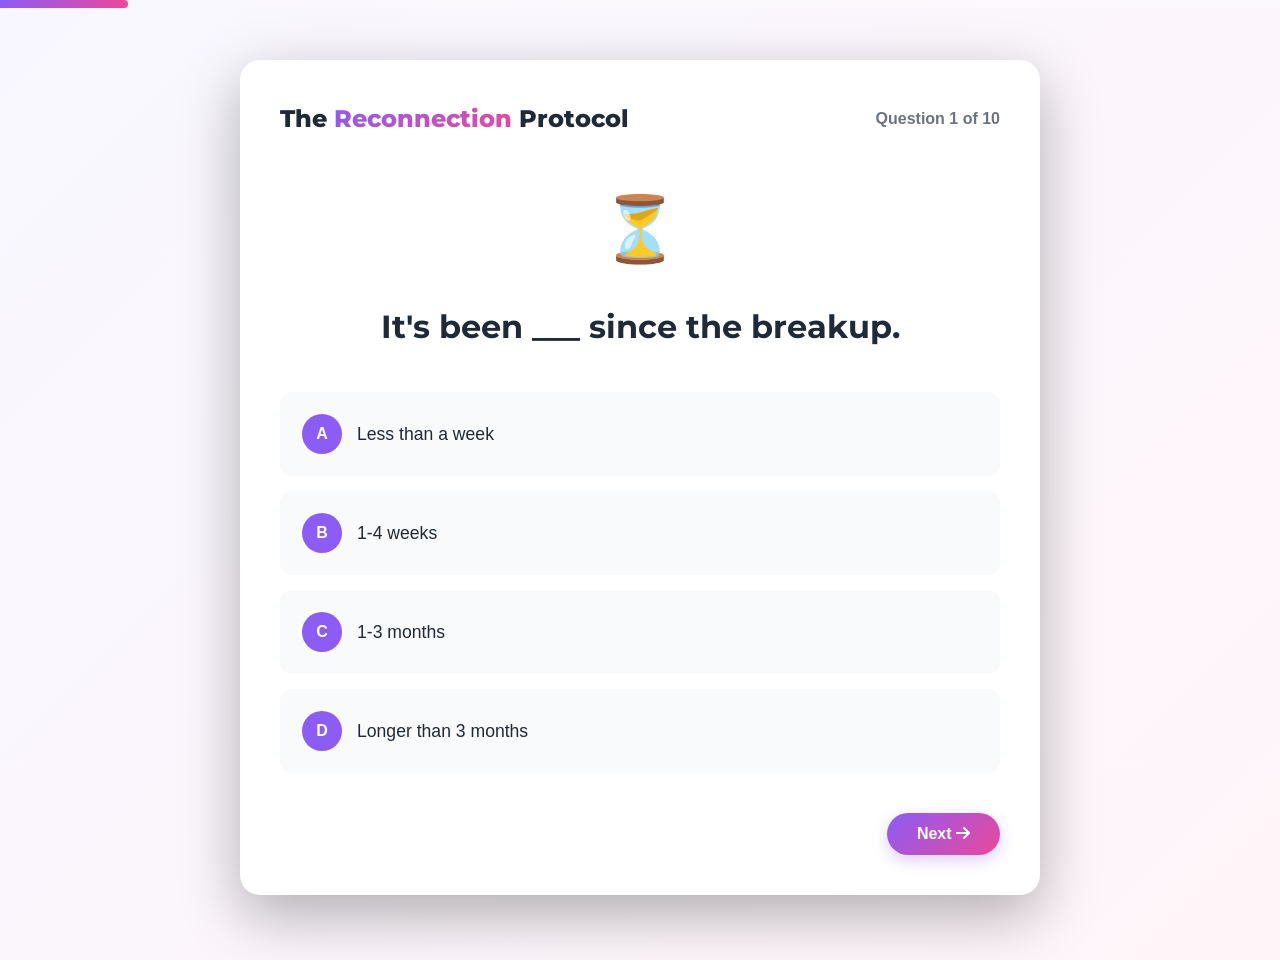
<file: quiz.html>
<!DOCTYPE html>
<html lang="en">
<head>
    <meta charset="UTF-8">
    <meta name="viewport" content="width=device-width, initial-scale=1.0">
    <meta name="description" content="Take your breakup recovery assessment. 2-minute quiz reveals your personality type and personalized strategy.">
    <meta name="theme-color" content="#7C3AED">
    
    <!-- Open Graph Meta Tags -->
    <meta property="og:type" content="website">
    <meta property="og:title" content="Take the Breakup Recovery Quiz">
    <meta property="og:description" content="Discover why she left and how to get her back. Personalized assessment based on proven psychology.">
    <meta property="og:image" content="https://heartbreakquiz.com/og-image.jpg">
    
    <!-- Twitter Card -->
    <meta name="twitter:card" content="summary_large_image">
    <meta name="twitter:title" content="Take the Breakup Recovery Quiz">
    <meta name="twitter:description" content="2-minute assessment reveals your breakup personality and winning strategy">
    
    <title>Quiz - Get Her Back Assessment</title>
    <link rel="icon" type="image/svg+xml" href="data:image/svg+xml,<svg xmlns='http://www.w3.org/2000/svg' viewBox='0 0 100 100'><rect fill='%237C3AED' width='100' height='100'/><text x='50' y='65' font-size='60' font-weight='bold' fill='white' text-anchor='middle'>❤️</text></svg>">
    <link rel="stylesheet" href="style.css">
    <link href="https://fonts.googleapis.com/css2?family=Montserrat:wght@400;600;700;800&display=swap" rel="stylesheet">
    <link rel="stylesheet" href="https://cdnjs.cloudflare.com/ajax/libs/font-awesome/6.0.0/css/all.min.css">
</head>
<body>

    <!-- Progress Bar -->
    <div class="progress-container">
        <div class="progress-bar" id="progressBar" style="width: 0%"></div>
    </div>

    <!-- Quiz Container -->
    <div class="quiz-container">
        <!-- Header with Logo/Brand -->
        <div class="quiz-header">
            <div class="logo">The <span>Reconnection</span> Protocol</div>
            <div class="question-counter" id="questionCounter">Question 1 of 10</div>
        </div>

        <!-- Question Box -->
        <div class="question-box" id="questionBox">
            <!-- Questions will be injected by JavaScript -->
        </div>

        <!-- Options Container -->
        <div class="options-container" id="optionsContainer">
            <!-- Options will be injected by JavaScript -->
        </div>

        <!-- Navigation Buttons -->
        <div class="nav-buttons">
            <button class="nav-btn prev-btn" id="prevBtn" onclick="prevQuestion()" style="visibility: hidden;">
                <i class="fas fa-arrow-left"></i> Previous
            </button>
            <button class="nav-btn next-btn" id="nextBtn" onclick="nextQuestion()">
                Next <i class="fas fa-arrow-right"></i>
            </button>
        </div>
    </div>

    <!-- Loading Overlay (Shows when calculating results) -->
    <div id="loadingOverlay" class="loading-overlay">
        <div class="loader"></div>
        <p>Analyzing your responses...</p>
        <p class="loading-sub">Preparing your personalized profile</p>
    </div>

    <script src="script.js"></script>
</body>
</html>
</file>
<file: style.css>
:root {
    --primary: #8B5CF6;      /* Trust-building purple */
    --primary-dark: #7C3AED;
    --secondary: #EC4899;     /* Emotional pink */
    --dark: #1F2937;
    --gray: #6B7280;
    --light: #F9FAFB;
    --success: #10B981;
    --warning: #F59E0B;
    --danger: #EF4444;
}

* {
    margin: 0;
    padding: 0;
    box-sizing: border-box;
}

body {
    font-family: 'Open Sans', sans-serif;
    /* background: linear-gradient(135deg, #667eea 0%, #764ba2 100%); */
    /* min-height: 100vh; */
    color: var(--dark);
    line-height: 1.6;
    margin: 0;
    padding: 0;
}

* {
    margin: 0;
    padding: 0;
    box-sizing: border-box;
}

/* Landing Page Styles */
/* .landing-container {
    max-width: 800px;
    margin: 0 auto;
    padding: 40px 20px;
    text-align: center;
    background: white;
    border-radius: 20px;
    box-shadow: 0 20px 60px rgba(0,0,0,0.3);
    position: absolute;
    top: 50%;
    left: 50%;
    transform: translate(-50%, -50%);
    width: 90%;
} */

.trust-badge {
    background: var(--light);
    color: var(--primary);
    padding: 10px 20px;
    border-radius: 50px;
    display: inline-block;
    margin-bottom: 30px;
    font-weight: 600;
    font-size: 0.9rem;
    border: 1px solid rgba(139, 92, 246, 0.2);
}

.main-headline {
    font-family: 'Montserrat', sans-serif;
    font-size: 2.5rem;
    font-weight: 800;
    line-height: 1.2;
    margin-bottom: 20px;
    color: var(--dark);
}

.highlight {
    color: var(--primary);
    position: relative;
    display: inline-block;
}

.highlight::after {
    content: '';
    position: absolute;
    bottom: -5px;
    left: 0;
    width: 100%;
    height: 4px;
    background: linear-gradient(90deg, var(--primary), var(--secondary));
    border-radius: 2px;
}

.subheadline {
    font-size: 1.2rem;
    color: var(--gray);
    margin-bottom: 40px;
    max-width: 600px;
    margin-left: auto;
    margin-right: auto;
}

.social-proof {
    display: flex;
    align-items: center;
    justify-content: center;
    gap: 20px;
    margin-bottom: 30px;
}

.avatars {
    display: flex;
    align-items: center;
}

.avatar {
    width: 40px;
    height: 40px;
    border-radius: 50%;
    background: var(--light);
    border: 3px solid white;
    margin-left: -10px;
    overflow: hidden;
    display: flex;
    align-items: center;
    justify-content: center;
    font-weight: bold;
    color: var(--primary);
}

.avatar:first-child {
    margin-left: 0;
}

.avatar img {
    width: 100%;
    height: 100%;
    object-fit: cover;
}

.proof-text {
    font-weight: 600;
}

.cta-button {
    display: inline-block;
    background: linear-gradient(135deg, var(--primary), var(--secondary));
    color: white;
    font-size: 1.3rem;
    font-weight: 700;
    padding: 20px 50px;
    border-radius: 50px;
    text-decoration: none;
    margin: 30px 0;
    box-shadow: 0 10px 30px rgba(139, 92, 246, 0.4);
    transition: transform 0.3s, box-shadow 0.3s;
}

.cta-button i {
    margin-left: 10px;
    transition: transform 0.3s;
}

.cta-button:hover {
    transform: translateY(-2px);
    box-shadow: 0 15px 40px rgba(139, 92, 246, 0.6);
}

.cta-button:hover i {
    transform: translateX(5px);
}

.pulse-animation {
    animation: pulse 2s infinite;
}

@keyframes pulse {
    0% { box-shadow: 0 0 0 0 rgba(139, 92, 246, 0.7); }
    70% { box-shadow: 0 0 0 20px rgba(139, 92, 246, 0); }
    100% { box-shadow: 0 0 0 0 rgba(139, 92, 246, 0); }
}

.trust-elements {
    display: flex;
    justify-content: center;
    gap: 40px;
    margin: 30px 0;
    color: var(--gray);
}

.trust-item i {
    color: var(--primary);
    margin-right: 8px;
}

.urgency-bar {
    background: linear-gradient(135deg, #FEEBC8, #FEF3C7);
    color: #92400E;
    padding: 15px;
    border-radius: 10px;
    font-weight: 600;
    display: flex;
    align-items: center;
    justify-content: center;
    gap: 10px;
}

.urgency-bar i {
    color: var(--warning);
}

/* Exit Popup */
.exit-popup {
    display: none;
    position: fixed;
    top: 0;
    left: 0;
    width: 100%;
    height: 100%;
    background: rgba(0,0,0,0.8);
    align-items: center;
    justify-content: center;
    z-index: 1000;
}

.popup-content {
    background: white;
    padding: 40px;
    border-radius: 20px;
    max-width: 400px;
    text-align: center;
    position: relative;
}

.popup-icon {
    font-size: 4rem;
    color: var(--primary);
    margin-bottom: 20px;
}

.popup-content h3 {
    font-size: 1.8rem;
    margin-bottom: 15px;
}

.popup-button {
    display: inline-block;
    background: linear-gradient(135deg, var(--primary), var(--secondary));
    color: white;
    padding: 15px 40px;
    border-radius: 50px;
    text-decoration: none;
    font-weight: 600;
    margin: 20px 0 10px;
    width: 100%;
}

.popup-close {
    background: none;
    border: none;
    color: var(--gray);
    text-decoration: underline;
    cursor: pointer;
    font-size: 0.9rem;
}

/* Quiz Styles */
.progress-container {
    width: 100%;
    height: 8px;
    background: rgba(255,255,255,0.2);
    position: fixed;
    top: 0;
    left: 0;
    z-index: 100;
}

.progress-bar {
    height: 100%;
    background: linear-gradient(90deg, var(--primary), var(--secondary));
    transition: width 0.3s ease;
    border-radius: 0 4px 4px 0;
}

.quiz-container {
    max-width: 800px;
    margin: 60px auto;
    padding: 40px;
    background: white;
    border-radius: 20px;
    box-shadow: 0 20px 60px rgba(0,0,0,0.3);
}

.quiz-header {
    display: flex;
    justify-content: space-between;
    align-items: center;
    margin-bottom: 40px;
}

.logo {
    font-size: 1.5rem;
    font-weight: 800;
    font-family: 'Montserrat', sans-serif;
}

.logo span {
    color: var(--primary);
    background: linear-gradient(135deg, var(--primary), var(--secondary));
        -webkit-background-clip: text;
        background-clip: text;
    -webkit-text-fill-color: transparent;
}

.question-counter {
    color: var(--gray);
    font-weight: 600;
}

.question-box {
    text-align: center;
    margin-bottom: 40px;
}

.question-emoji {
    font-size: 4rem;
    margin-bottom: 20px;
}

.question-text {
    font-size: 2rem;
    font-family: 'Montserrat', sans-serif;
    margin-bottom: 20px;
}

.options-container {
    display: grid;
    gap: 15px;
    margin-bottom: 40px;
}

.option-card {
    display: flex;
    align-items: center;
    padding: 20px;
    background: var(--light);
    border: 2px solid transparent;
    border-radius: 12px;
    cursor: pointer;
    transition: all 0.3s;
    position: relative;
}

.option-card:hover {
    background: white;
    border-color: var(--primary);
    transform: translateX(5px);
    box-shadow: 0 5px 15px rgba(139, 92, 246, 0.1);
}

.option-card.selected {
    background: linear-gradient(135deg, rgba(139, 92, 246, 0.1), rgba(236, 72, 153, 0.1));
    border-color: var(--primary);
}

.option-letter {
    width: 40px;
    height: 40px;
    background: var(--primary);
    color: white;
    border-radius: 50%;
    display: flex;
    align-items: center;
    justify-content: center;
    font-weight: bold;
    margin-right: 15px;
}

.option-text {
    font-size: 1.1rem;
    font-weight: 500;
    flex: 1;
}

.selected-icon {
    color: var(--primary);
    font-size: 1.5rem;
    margin-left: 15px;
}

.nav-buttons {
    display: flex;
    justify-content: space-between;
}

.nav-btn {
    padding: 12px 30px;
    border: none;
    border-radius: 50px;
    font-size: 1rem;
    font-weight: 600;
    cursor: pointer;
    transition: all 0.3s;
}

.prev-btn {
    background: var(--light);
    color: var(--gray);
}

.prev-btn:hover {
    background: #e5e7eb;
}

.next-btn {
    background: linear-gradient(135deg, var(--primary), var(--secondary));
    color: white;
    box-shadow: 0 5px 15px rgba(139, 92, 246, 0.3);
}

.next-btn:hover {
    transform: translateX(3px);
    box-shadow: 0 8px 25px rgba(139, 92, 246, 0.4);
}

.loading-overlay {
    display: none;
    position: fixed;
    top: 0;
    left: 0;
    width: 100%;
    height: 100%;
    background: rgba(255,255,255,0.95);
    flex-direction: column;
    align-items: center;
    justify-content: center;
    z-index: 1000;
}

.loader {
    border: 5px solid var(--light);
    border-top: 5px solid var(--primary);
    border-radius: 50%;
    width: 60px;
    height: 60px;
    animation: spin 1s linear infinite;
    margin-bottom: 20px;
}

@keyframes spin {
    0% { transform: rotate(0deg); }
    100% { transform: rotate(360deg); }
}

.loading-sub {
    color: var(--gray);
    font-size: 0.9rem;
    margin-top: 10px;
}

/* Results Page Styles */
.results-container {
    max-width: 900px;
    margin: 40px auto;
    padding: 40px;
    background: white;
    border-radius: 20px;
    box-shadow: 0 20px 60px rgba(0,0,0,0.3);
}

.result-header {
    text-align: center;
    margin-bottom: 40px;
}

.result-badge {
    background: linear-gradient(135deg, var(--primary), var(--secondary));
    color: white;
    padding: 8px 20px;
    border-radius: 50px;
    display: inline-block;
    font-weight: 700;
    font-size: 0.9rem;
    margin-bottom: 20px;
    letter-spacing: 1px;
}

.result-header h1 {
    font-size: 2.8rem;
    font-family: 'Montserrat', sans-serif;
    margin-bottom: 10px;
    background: linear-gradient(135deg, var(--primary), var(--secondary));
        -webkit-background-clip: text;
        background-clip: text;
    -webkit-text-fill-color: transparent;
}

.result-subhead {
    font-size: 1.2rem;
    color: var(--gray);
}

.result-card {
    background: var(--light);
    border-radius: 20px;
    padding: 40px;
    margin-bottom: 40px;
    border: 1px solid rgba(139, 92, 246, 0.1);
}

.result-icon {
    font-size: 5rem;
    text-align: center;
    margin-bottom: 20px;
}

.result-description {
    font-size: 1.2rem;
    line-height: 1.8;
    color: var(--dark);
    margin-bottom: 30px;
    text-align: center;
}

.warning-box {
    background: #FEF3C7;
    border-left: 6px solid var(--warning);
    padding: 20px;
    border-radius: 12px;
    color: #92400E;
    font-weight: 500;
}

/* Offer Section */
.offer-section {
    background: linear-gradient(135deg, #F9FAFB, #F3F4F6);
    border-radius: 20px;
    padding: 40px;
    margin: 40px 0;
    border: 2px solid rgba(139, 92, 246, 0.2);
}

.offer-header {
    text-align: center;
    margin-bottom: 30px;
}

.offer-tag {
    background: linear-gradient(135deg, #EF4444, #DC2626);
    color: white;
    padding: 5px 15px;
    border-radius: 50px;
    font-size: 0.9rem;
    font-weight: 700;
    display: inline-block;
    margin-bottom: 15px;
    letter-spacing: 1px;
}

.offer-header h2 {
    font-size: 2rem;
    font-family: 'Montserrat', sans-serif;
    margin-bottom: 10px;
    color: var(--dark);
}

.offer-header p {
    color: var(--gray);
    font-size: 1.1rem;
}

/* Hook Box */
.hook-box {
    background: linear-gradient(135deg, #F3E8FF, #FAF5FF);
    border: 2px solid var(--primary);
    border-radius: 16px;
    padding: 25px;
    text-align: center;
    margin-bottom: 30px;
    box-shadow: 0 10px 25px rgba(139, 92, 246, 0.1);
}

.hook-box h3 {
    font-size: 1.5rem;
    margin: 15px 0 10px;
    color: var(--dark);
}

.hook-box p {
    color: var(--gray);
    font-size: 1rem;
}

/* Benefits Grid */
.benefits-grid {
    display: grid;
    grid-template-columns: repeat(2, 1fr);
    gap: 20px;
    margin-bottom: 30px;
}

.benefit-item {
    display: flex;
    align-items: flex-start;
    gap: 15px;
}

.benefit-item i {
    color: var(--success);
    font-size: 1.3rem;
    margin-top: 3px;
}

.benefit-item strong {
    display: block;
    margin-bottom: 5px;
    color: var(--dark);
}

.benefit-item p {
    color: var(--gray);
    font-size: 0.9rem;
}

/* Price Box */
.price-box {
    display: flex;
    align-items: baseline;
    justify-content: center;
    gap: 10px;
    flex-wrap: wrap;
    margin-bottom: 15px;
}

.old-price {
    font-size: 1.8rem;
    color: var(--gray);
    text-decoration: line-through;
    margin-right: 5px;
}

.new-price {
    font-size: 3.5rem;
    font-weight: 800;
    background: linear-gradient(135deg, var(--primary), var(--secondary));
        -webkit-background-clip: text;
        background-clip: text;
    -webkit-text-fill-color: transparent;
    line-height: 1;
}

.price-note {
    width: 100%;
    text-align: center;
    color: var(--gray);
    font-size: 0.9rem;
    margin-top: 5px;
}

/* Urgency Micro-text */
.urgency-micro {
    text-align: center;
    color: var(--primary);
    font-size: 0.9rem;
    font-weight: 600;
    margin: 10px 0 20px;
    background: #FEF3C7;
    padding: 8px;
    border-radius: 50px;
    display: inline-block;
    margin-left: auto;
    margin-right: auto;
    width: auto;
    padding-left: 20px;
    padding-right: 20px;
}

.urgency-micro i {
    margin-right: 5px;
    color: var(--warning);
}

/* Payment Button */
.payment-button {
    background: linear-gradient(135deg, var(--primary), var(--secondary));
    color: white;
    border: none;
    padding: 20px 40px;
    border-radius: 50px;
    font-size: 1.4rem;
    font-weight: 700;
    cursor: pointer;
    width: 100%;
    margin: 20px 0;
    box-shadow: 0 10px 30px rgba(139, 92, 246, 0.4);
    transition: all 0.3s;
}

.payment-button:hover {
    transform: translateY(-2px);
    box-shadow: 0 15px 40px rgba(139, 92, 246, 0.6);
}

.payment-button i {
    margin-right: 10px;
}

/* Payment Guarantees */
.payment-guarantees {
    display: flex;
    justify-content: center;
    gap: 30px;
    margin: 20px 0;
    color: var(--gray);
}

.guarantee i {
    color: var(--primary);
    margin-right: 5px;
}

/* Testimonial */
.testimonial {
    display: flex;
    align-items: center;
    gap: 20px;
    background: white;
    padding: 20px;
    border-radius: 12px;
    margin-top: 30px;
    border: 1px solid rgba(139, 92, 246, 0.1);
}

.testimonial img {
    width: 60px;
    height: 60px;
    border-radius: 50%;
    object-fit: cover;
}

.testimonial p {
    font-style: italic;
    color: var(--gray);
    margin-bottom: 5px;
}

.testimonial strong {
    color: var(--dark);
}

/* Bonus Section */
.bonus-section {
    background: linear-gradient(135deg, #1F2937, #111827);
    border-radius: 20px;
    padding: 30px;
    margin-top: 30px;
    color: white;
    border: 1px solid #374151;
}

.bonus-timer {
    background: rgba(239, 68, 68, 0.2);
    border: 2px solid #EF4444;
    color: #EF4444;
    padding: 12px;
    border-radius: 50px;
    text-align: center;
    font-weight: 700;
    margin-bottom: 25px;
}

.bonus-timer i {
    margin-right: 10px;
}

#timer {
    font-size: 1.3rem;
    background: #EF4444;
    color: white;
    padding: 3px 10px;
    border-radius: 30px;
    margin-left: 10px;
}

.bonus-item {
    display: flex;
    align-items: center;
    gap: 15px;
    padding: 15px;
    background: rgba(255,255,255,0.05);
    border-radius: 12px;
    margin-bottom: 10px;
}

.bonus-item i {
    color: #FBBF24;
    font-size: 1.3rem;
}

.bonus-item strong {
    color: white;
    display: block;
    margin-bottom: 3px;
}

.bonus-item div {
    color: #9CA3AF;
}

/* ===== RESPONSIVE DESIGN ===== */

/* Extra Small Phones (320px - 374px) */
@media (max-width: 374px) {
    body {
        padding: 0;
        margin: 0;
    }
    
    .landing-container {
        width: 100%;
        padding: 20px 12px;
        position: static;
        transform: none;
        margin: 0;
        border-radius: 12px;
    }
    
    .main-headline {
        font-size: 1.4rem;
        line-height: 1.2;
    }
    
    .cta-button {
        font-size: 0.95rem;
        padding: 12px 20px;
        min-height: 44px;
    }
    
    .badge-small {
        font-size: 0.75rem;
        padding: 4px 10px;
    }
    
    h1, h2, h3 {
        word-break: break-word;
    }
}

/* Small Phones (375px - 640px) */
@media (max-width: 768px) {
    .landing-container {
        width: 95%;
        padding: 30px 15px;
        position: static;
        transform: none;
        margin: 20px auto;
        border-radius: 16px;
    }
    
    .main-headline {
        font-size: 1.8rem;
        line-height: 1.3;
    }
    
    .cta-button {
        font-size: 1rem;
        padding: 14px 28px;
        min-height: 48px;
        width: 100%;
    }
    
    .trust-elements {
        flex-direction: column;
        gap: 15px;
    }
    
    .quiz-container {
        margin: 20px;
        padding: 20px;
        border-radius: 16px;
    }
    
    .question-text {
        font-size: 1.5rem;
    }
    
    .benefits-grid {
        grid-template-columns: 1fr;
        gap: 16px;
    }
    
    .results-container {
        margin: 20px;
        padding: 20px;
        border-radius: 16px;
    }
    
    .result-header h1 {
        font-size: 2rem;
    }
    
    .payment-guarantees {
        flex-direction: column;
        align-items: center;
        gap: 10px;
    }
    
    .testimonial {
        flex-direction: column;
        text-align: center;
    }
    
    .price-box {
        flex-direction: column;
        align-items: center;
    }
    
    /* Touch-friendly elements */
    button, a, input {
        min-height: 44px;
        padding-top: max(8px, max(44px - 1.2em - 16px, 0px));
        padding-bottom: max(8px, max(44px - 1.2em - 16px, 0px));
    }
}

/* Tablets (641px - 1024px) */
@media (min-width: 641px) and (max-width: 1024px) {
    .landing-container {
        max-width: 600px;
        padding: 40px 30px;
    }
    
    .main-headline {
        font-size: 2.5rem;
    }
    
    .benefits-grid {
        grid-template-columns: repeat(2, 1fr);
    }
}

/* Large Screens (1025px+) */
@media (min-width: 1025px) {
    .landing-container {
        max-width: 900px;
        padding: 50px 40px;
    }
    
    .main-headline {
        font-size: 3rem;
    }
    
    .benefits-grid {
        grid-template-columns: repeat(3, 1fr);
    }
}

/* Enhanced Index Page Styles */
.badge-small {
    display: inline-flex;
    align-items: center;
    gap: 6px;
    background: linear-gradient(135deg, rgba(139, 92, 246, 0.1), rgba(236, 72, 153, 0.1));
    color: var(--primary);
    padding: 6px 14px;
    border-radius: 50px;
    font-weight: 600;
    font-size: 0.85rem;
    border: 1px solid rgba(139, 92, 246, 0.3);
    transition: all 0.3s ease;
}

.badge-small:hover {
    background: linear-gradient(135deg, rgba(139, 92, 246, 0.2), rgba(236, 72, 153, 0.2));
    transform: translateY(-2px);
    box-shadow: 0 4px 12px rgba(139, 92, 246, 0.2);
}

/* Animations */
@keyframes fadeIn {
    from {
        opacity: 0;
        transform: translateY(-10px);
    }
    to {
        opacity: 1;
        transform: translateY(0);
    }
}

.animate-fade-in {
    animation: fadeIn 0.6s ease-out;
}

/* Hero section enhancements */
body {
    background: linear-gradient(135deg, #f8f7ff 0%, #fff5f9 100%);
    min-height: 100vh;
}

/* ===== STEP 1 CONVERSION OPTIMIZATION ===== */

/* Email capture enhanced layout */
.email-subheader {
    font-size: 1.1rem;
    color: var(--gray);
    margin: 12px 0;
    line-height: 1.6;
}

.email-cta-text {
    font-size: 1rem;
    color: var(--primary);
    margin: 16px 0;
    display: block;
}

/* What's inside section */
.whats-inside {
    background: linear-gradient(135deg, rgba(139, 92, 246, 0.08), rgba(236, 72, 153, 0.08));
    border: 2px solid rgba(139, 92, 246, 0.2);
    border-radius: 12px;
    padding: 16px;
    margin: 24px 0;
}

.inside-preview {
    display: flex;
    flex-direction: column;
    gap: 12px;
}

.inside-preview div {
    display: flex;
    align-items: center;
    gap: 10px;
    font-size: 0.95rem;
    color: var(--dark);
    font-weight: 500;
}

.inside-preview i {
    color: var(--primary);
    font-size: 1.2rem;
    min-width: 24px;
}

/* Urgency banner */
.urgency-banner {
    background: linear-gradient(135deg, #FEF3C7, #FDE68A);
    border: 2px solid #FCD34D;
    border-radius: 8px;
    padding: 12px 16px;
    margin-bottom: 16px;
    display: flex;
    align-items: center;
    gap: 8px;
    font-weight: 600;
    color: #92400E;
    animation: pulse 1s infinite;
}

.urgency-banner i {
    font-size: 1.2rem;
}

@keyframes pulse {
    0%, 100% { transform: scale(1); }
    50% { transform: scale(1.02); }
}

/* Testimonials carousel */
.testimonials-carousel {
    display: flex;
    gap: 16px;
    overflow-x: auto;
    padding: 16px 0;
    margin: 20px 0;
    scroll-behavior: smooth;
}

.testimonial-item {
    flex: 0 0 100%;
    background: white;
    border: 2px solid #E5E7EB;
    border-radius: 12px;
    padding: 16px;
    box-shadow: 0 2px 8px rgba(0,0,0,0.05);
}

.testimonial-rating {
    color: #FCD34D;
    font-size: 0.9rem;
    margin-bottom: 8px;
}

.testimonial-rating i {
    margin-right: 2px;
}

.testimonial-item p {
    color: var(--dark);
    font-size: 0.95rem;
    line-height: 1.5;
    margin: 12px 0;
    font-style: italic;
}

.testimonial-author {
    display: flex;
    align-items: center;
    gap: 8px;
    margin-top: 12px;
    padding-top: 12px;
    border-top: 1px solid #E5E7EB;
}

.testimonial-author img {
    width: 32px;
    height: 32px;
    border-radius: 50%;
    object-fit: cover;
}

.testimonial-author span {
    font-weight: 600;
    color: var(--dark);
    font-size: 0.9rem;
}

/* Input subtext */
.input-subtext {
    font-size: 0.85rem;
    color: var(--gray);
    margin-top: 8px;
    display: block;
}

/* Responsive adjustments */
@media (min-width: 640px) {
    .testimonials-carousel {
        gap: 20px;
    }
    
    .testimonial-item {
        flex: 0 0 calc(50% - 10px);
    }
    
    .inside-preview {
        flex-direction: row;
        flex-wrap: wrap;
        gap: 16px;
    }
    
    .inside-preview div {
        flex: 1;
        min-width: 140px;
        padding: 8px 12px;
        background: rgba(139, 92, 246, 0.05);
        border-radius: 8px;
    }
}

@media (min-width: 1024px) {
    .testimonial-item {
        flex: 0 0 calc(33.333% - 11px);
    }
}

/* Email form enhancements */
.email-form {
    position: relative;
}

.email-form button:hover {
    transform: translateY(-2px);
    box-shadow: 0 8px 20px rgba(139, 92, 246, 0.3);
}

.email-form button:active {
    transform: translateY(0);
}

/* Trust indicators enhanced */
.email-trust {
    display: flex;
    flex-direction: column;
    gap: 8px;
    margin-top: 16px;
    font-size: 0.9rem;
    color: var(--gray);
}

.email-trust span {
    display: flex;
    align-items: center;
    gap: 8px;
}

.email-trust i {
    color: var(--success);
    font-size: 1rem;
}

@media (min-width: 640px) {
    .email-trust {
        flex-direction: row;
        justify-content: space-around;
        padding-top: 16px;
        border-top: 1px solid #E5E7EB;
    }
}

/* Gumroad button styling */
.gumroad-button {
    display: inline-block;
    width: 100%;
    padding: 16px 24px !important;
    background: linear-gradient(135deg, #10B981 0%, #059669 100%) !important;
    color: white !important;
    border: none;
    border-radius: 12px;
    font-weight: 700 !important;
    font-size: 1.1rem;
    cursor: pointer;
    text-decoration: none;
    margin: 20px 0;
    transition: all 0.3s ease;
    box-shadow: 0 4px 15px rgba(16, 185, 129, 0.3);
    text-align: center;
}

.gumroad-button:hover {
    transform: translateY(-2px);
    box-shadow: 0 8px 25px rgba(16, 185, 129, 0.4);
}

.gumroad-button:active {
    transform: translateY(0);
}

.gumroad-button i {
    margin-right: 8px;
}

/* Urgency micro message */
.urgency-micro {
    background: #FEF3C7;
    border-left: 4px solid #FCD34D;
    padding: 12px 16px;
    border-radius: 6px;
    font-weight: 600;
    color: #92400E;
    text-align: center;
    margin: 16px 0;
    display: flex;
    align-items: center;
    justify-content: center;
    gap: 8px;
}

.urgency-micro i {
    font-size: 1.2rem;
}
</file>
